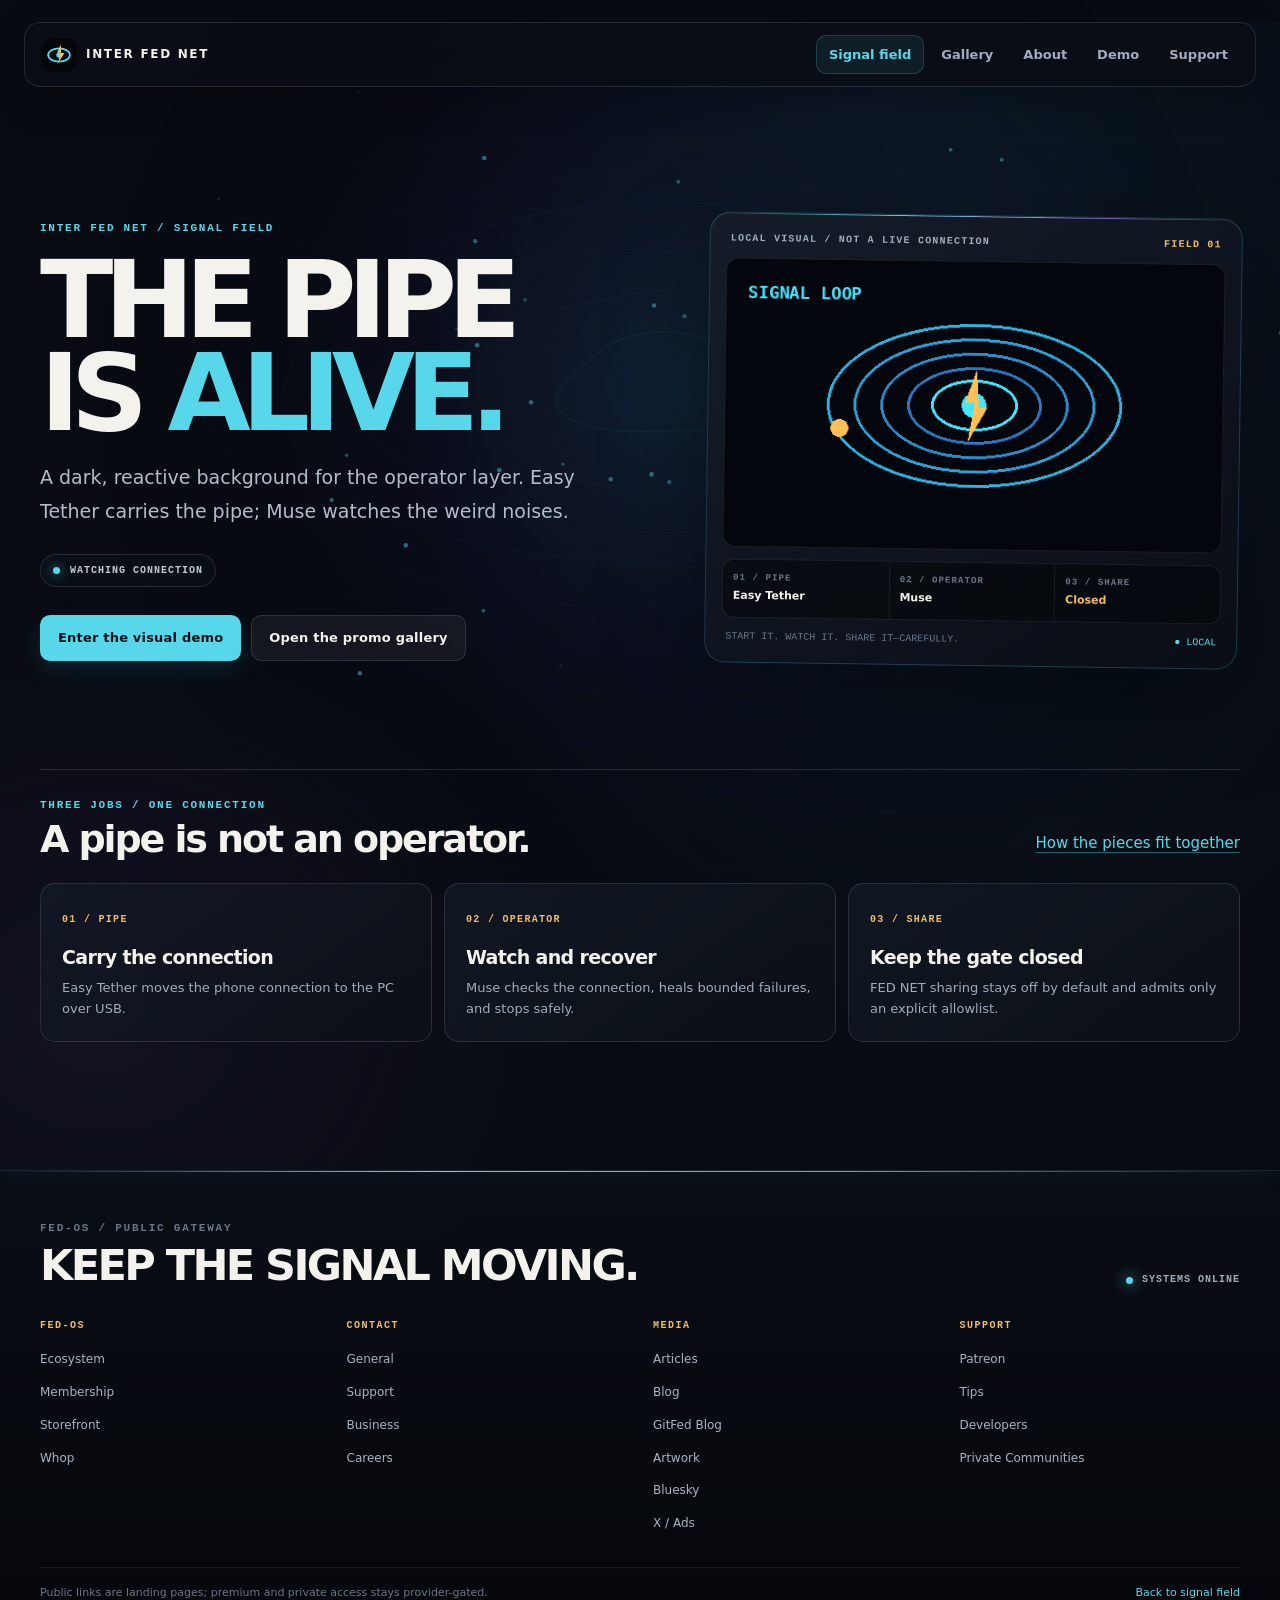
<file: index.html>
<!doctype html>
<html lang="en">
<head>
  <meta charset="utf-8">
  <meta name="viewport" content="width=device-width, initial-scale=1">
  <title>Inter FED NET — Dark Signal Field</title>
  <meta name="description" content="A dark reactive signal field for Inter FED NET: pipe, operator, and carefully controlled sharing.">
  <link rel="icon" href="favicon.svg" type="image/svg+xml">
  <link rel="stylesheet" href="styles.css">
</head>
<body>
  <canvas id="signal-field" aria-hidden="true"></canvas>
  <div class="grain" aria-hidden="true"></div>
  <header class="site-nav">
    <a class="brand" href="index.html"><img src="assets/logo-mark.svg" alt="FED NET signal symbol"><span>INTER FED NET</span></a>
    <nav aria-label="Primary navigation">
      <a href="index.html" aria-current="page">Signal field</a>
      <a href="gallery.html">Gallery</a>
      <a href="about.html">About</a>
      <a href="demo.html">Demo</a>
      <a href="donations.html">Support</a>
    </nav>
  </header>
  <main class="hud">
    <div class="hero-copy">
      <p class="eyebrow">INTER FED NET / SIGNAL FIELD</p>
      <h1>THE PIPE<br>IS <span>ALIVE.</span></h1>
      <p class="sub">A dark, reactive background for the operator layer. Easy Tether carries the pipe; Muse watches the weird noises.</p>
      <div class="status"><span class="dot" aria-hidden="true"></span><span id="status-text">WATCHING CONNECTION</span></div>
      <div class="hero-actions">
        <a class="button" href="demo.html">Enter the visual demo</a>
        <a class="button secondary" href="gallery.html">Open the promo gallery</a>
      </div>
    </div>
    <aside class="signal-console" aria-label="Local signal-field preview">
      <div class="console-top"><span>LOCAL VISUAL / NOT A LIVE CONNECTION</span><span class="console-index">FIELD 01</span></div>
      <img class="console-art" src="assets/signal-loop.gif" alt="Animated orbital signal loop around the Inter FED NET mark">
      <div class="console-readout" aria-label="Three roles in the Inter FED NET system">
        <div><b>01 / PIPE</b><span>Easy Tether</span></div>
        <div><b>02 / OPERATOR</b><span>Muse</span></div>
        <div><b>03 / SHARE</b><span>Closed</span></div>
      </div>
      <div class="console-bottom"><span>START IT. WATCH IT. SHARE IT—CAREFULLY.</span><span>● LOCAL</span></div>
    </aside>
  </main>
  <section class="home-flow" aria-labelledby="flow-title">
    <div class="flow-heading">
      <div><p class="eyebrow">THREE JOBS / ONE CONNECTION</p><h2 id="flow-title">A pipe is not an operator.</h2></div>
      <a class="text-link" href="about.html">How the pieces fit together</a>
    </div>
    <div class="flow-grid">
      <article class="flow-card"><b>01 / PIPE</b><h3>Carry the connection</h3><p>Easy Tether moves the phone connection to the PC over USB.</p></article>
      <article class="flow-card"><b>02 / OPERATOR</b><h3>Watch and recover</h3><p>Muse checks the connection, heals bounded failures, and stops safely.</p></article>
      <article class="flow-card"><b>03 / SHARE</b><h3>Keep the gate closed</h3><p>FED NET sharing stays off by default and admits only an explicit allowlist.</p></article>
    </div>
  </section>
  <footer class="fed-footer">
    <div class="footer-scanline" aria-hidden="true"></div>
    <div class="footer-head">
      <div><p class="eyebrow">FED-OS / PUBLIC GATEWAY</p><h2>KEEP THE SIGNAL MOVING.</h2></div>
      <span class="footer-pulse"><i></i> SYSTEMS ONLINE</span>
    </div>
    <div class="footer-grid">
      <section><h3>FED-OS</h3><a class="footer-button" href="https://www.fedpromptly.org" target="_blank" rel="noreferrer noopener">Ecosystem</a><a class="footer-button" href="https://www.fedpromptly.com/aid" target="_blank" rel="noreferrer noopener">Membership</a><a class="footer-button" href="https://www.jabburr.com/fed-os" target="_blank" rel="noreferrer noopener">Storefront</a><a class="footer-button" href="https://whop.com/fedpromptly/" target="_blank" rel="noreferrer noopener">Whop</a></section>
      <section><h3>CONTACT</h3><a class="footer-button" href="mailto:contact@fedpromptly.com">General</a><a class="footer-button" href="mailto:support@fedpromptly.com">Support</a><a class="footer-button" href="mailto:business@fedpromptly.com">Business</a><a class="footer-button" href="mailto:careers@fedpromptly.com">Careers</a></section>
      <section><h3>MEDIA</h3><a class="footer-button" href="https://substack.com/@fedpromptly" target="_blank" rel="noreferrer noopener">Articles</a><a class="footer-button" href="https://fedpromptly.wordpress.com/" target="_blank" rel="noreferrer noopener">Blog</a><a class="footer-button" href="https://gitfed.substack.com/" target="_blank" rel="noreferrer noopener">GitFed Blog</a><a class="footer-button" href="https://www.deviantart.com/fedpromptly" target="_blank" rel="noreferrer noopener">Artwork</a><a class="footer-button" href="https://bsky.app/profile/fed-os.bsky.social" target="_blank" rel="noreferrer noopener">Bluesky</a><a class="footer-button" href="https://x.com/Fedpromptly" target="_blank" rel="noreferrer noopener">X / Ads</a></section>
      <section><h3>SUPPORT</h3><a class="footer-button" href="https://www.patreon.com/c/FEDpromptly" target="_blank" rel="noreferrer noopener">Patreon</a><a class="footer-button" href="https://buymeacoffee.com/fedpromptly" target="_blank" rel="noreferrer noopener">Tips</a><a class="footer-button" href="https://discord.gg/Jm4XStx4Pf" target="_blank" rel="noreferrer noopener">Developers</a><a class="footer-button" href="private-communities.html">Private Communities</a></section>
    </div>
    <div class="footer-bottom"><span>Public links are landing pages; premium and private access stays provider-gated.</span><a href="index.html">Back to signal field</a></div>
  </footer>
  <script src="script.js"></script>
</body>
</html>
</file>
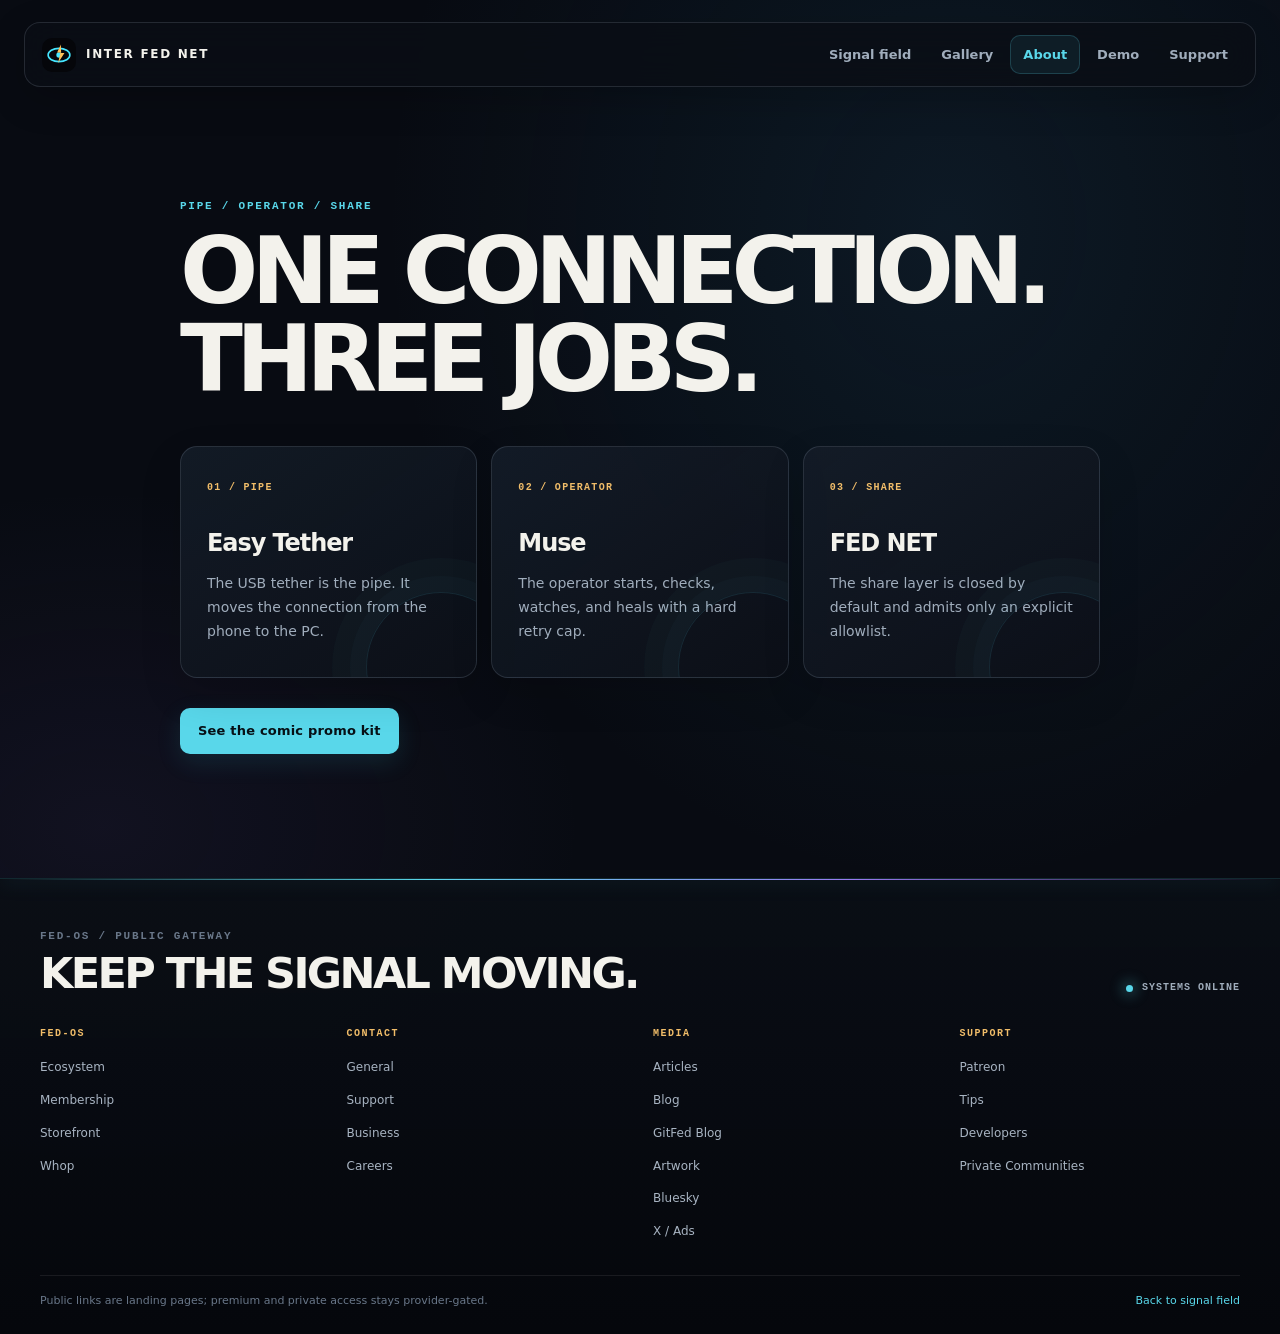
<file: about.html>
<!doctype html><html lang="en"><head><meta charset="utf-8"><meta name="viewport" content="width=device-width,initial-scale=1"><title>FED NET — About</title><link rel="icon" href="favicon.svg" type="image/svg+xml"><link rel="stylesheet" href="styles.css"></head><body class="page"><header class="site-nav"><a class="brand" href="index.html"><img src="assets/logo-mark.svg" alt="FED NET signal symbol"><span>INTER FED NET</span></a><nav><a href="index.html">Signal field</a><a href="gallery.html">Gallery</a><a href="about.html" aria-current="page">About</a><a href="demo.html">Demo</a><a href="donations.html">Support</a></nav></header><main class="page-shell narrow"><p class="eyebrow">PIPE / OPERATOR / SHARE</p><h1>ONE CONNECTION. THREE JOBS.</h1><section class="cards"><article><b>01 / PIPE</b><h2>Easy Tether</h2><p>The USB tether is the pipe. It moves the connection from the phone to the PC.</p></article><article><b>02 / OPERATOR</b><h2>Muse</h2><p>The operator starts, checks, watches, and heals with a hard retry cap.</p></article><article><b>03 / SHARE</b><h2>FED NET</h2><p>The share layer is closed by default and admits only an explicit allowlist.</p></article></section><a class="button" href="gallery.html">See the comic promo kit</a></main><footer class="fed-footer">
  <div class="footer-scanline" aria-hidden="true"></div>
  <div class="footer-head">
    <div><p class="eyebrow">FED-OS / PUBLIC GATEWAY</p><h2>KEEP THE SIGNAL MOVING.</h2></div>
    <span class="footer-pulse"><i></i> SYSTEMS ONLINE</span>
  </div>
  <div class="footer-grid">
    <section><h3>FED-OS</h3><a class="footer-button" href="https://www.fedpromptly.org" target="_blank" rel="noreferrer noopener">Ecosystem</a><a class="footer-button" href="https://www.fedpromptly.com/aid" target="_blank" rel="noreferrer noopener">Membership</a><a class="footer-button" href="https://www.jabburr.com/fed-os" target="_blank" rel="noreferrer noopener">Storefront</a><a class="footer-button" href="https://whop.com/fedpromptly/" target="_blank" rel="noreferrer noopener">Whop</a></section>
    <section><h3>CONTACT</h3><a class="footer-button" href="mailto:contact@fedpromptly.com">General</a><a class="footer-button" href="mailto:support@fedpromptly.com">Support</a><a class="footer-button" href="mailto:business@fedpromptly.com">Business</a><a class="footer-button" href="mailto:careers@fedpromptly.com">Careers</a></section>
    <section><h3>MEDIA</h3><a class="footer-button" href="https://substack.com/@fedpromptly" target="_blank" rel="noreferrer noopener">Articles</a><a class="footer-button" href="https://fedpromptly.wordpress.com/" target="_blank" rel="noreferrer noopener">Blog</a><a class="footer-button" href="https://gitfed.substack.com/" target="_blank" rel="noreferrer noopener">GitFed Blog</a><a class="footer-button" href="https://www.deviantart.com/fedpromptly" target="_blank" rel="noreferrer noopener">Artwork</a><a class="footer-button" href="https://bsky.app/profile/fed-os.bsky.social" target="_blank" rel="noreferrer noopener">Bluesky</a><a class="footer-button" href="https://x.com/Fedpromptly" target="_blank" rel="noreferrer noopener">X / Ads</a></section>
    <section><h3>SUPPORT</h3><a class="footer-button" href="https://www.patreon.com/c/FEDpromptly" target="_blank" rel="noreferrer noopener">Patreon</a><a class="footer-button" href="https://buymeacoffee.com/fedpromptly" target="_blank" rel="noreferrer noopener">Tips</a><a class="footer-button" href="https://discord.gg/Jm4XStx4Pf" target="_blank" rel="noreferrer noopener">Developers</a><a class="footer-button" href="private-communities.html">Private Communities</a></section>
  </div>
  <div class="footer-bottom"><span>Public links are landing pages; premium and private access stays provider-gated.</span><a href="index.html">Back to signal field</a></div>
</footer></body></html>
</file>
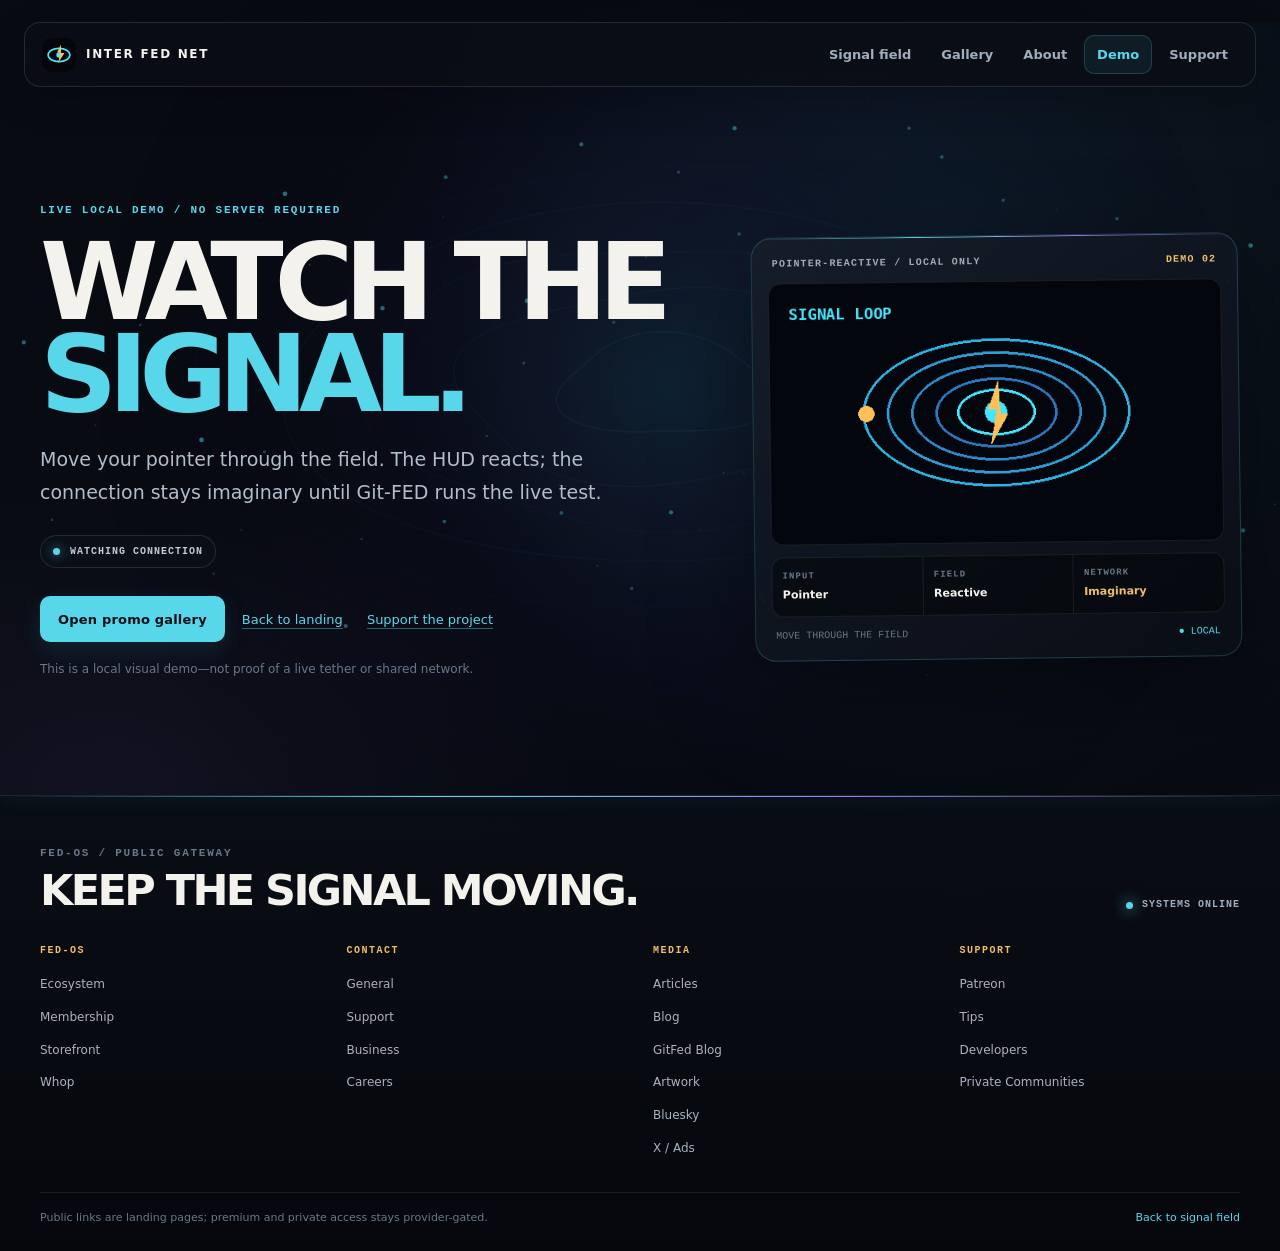
<file: demo.html>
<!doctype html>
<html lang="en">
<head>
  <meta charset="utf-8">
  <meta name="viewport" content="width=device-width, initial-scale=1">
  <title>FED NET — Demo</title>
  <meta name="description" content="Move through the Inter FED NET local signal-field demo.">
  <link rel="icon" href="favicon.svg" type="image/svg+xml">
  <link rel="stylesheet" href="styles.css">
</head>
<body>
  <canvas id="signal-field" aria-hidden="true"></canvas>
  <div class="grain" aria-hidden="true"></div>
  <header class="site-nav">
    <a class="brand" href="index.html"><img src="assets/logo-mark.svg" alt="FED NET signal symbol"><span>INTER FED NET</span></a>
    <nav aria-label="Primary navigation">
      <a href="index.html">Signal field</a>
      <a href="gallery.html">Gallery</a>
      <a href="about.html">About</a>
      <a href="demo.html" aria-current="page">Demo</a>
      <a href="donations.html">Support</a>
    </nav>
  </header>
  <main class="hud demo-hud">
    <div class="hero-copy">
      <p class="eyebrow">LIVE LOCAL DEMO / NO SERVER REQUIRED</p>
      <h1>WATCH THE <span>SIGNAL.</span></h1>
      <p class="sub">Move your pointer through the field. The HUD reacts; the connection stays imaginary until Git-FED runs the live test.</p>
      <div class="status"><span class="dot" aria-hidden="true"></span><span id="status-text">WATCHING CONNECTION</span></div>
      <div class="hero-actions">
        <a class="button" href="gallery.html">Open promo gallery</a>
        <a class="text-link" href="index.html">Back to landing</a>
        <a class="text-link" href="donations.html">Support the project</a>
      </div>
      <p class="demo-disclaimer">This is a local visual demo—not proof of a live tether or shared network.</p>
    </div>
    <aside class="signal-console" aria-label="Signal loop illustration">
      <div class="console-top"><span>POINTER-REACTIVE / LOCAL ONLY</span><span class="console-index">DEMO 02</span></div>
      <img class="console-art" src="assets/signal-loop.gif" alt="Animated signal loop with orbiting light around the FED NET symbol">
      <div class="console-readout">
        <div><b>INPUT</b><span>Pointer</span></div>
        <div><b>FIELD</b><span>Reactive</span></div>
        <div><b>NETWORK</b><span>Imaginary</span></div>
      </div>
      <div class="console-bottom"><span>MOVE THROUGH THE FIELD</span><span>● LOCAL</span></div>
    </aside>
  </main>
  <footer class="fed-footer">
    <div class="footer-scanline" aria-hidden="true"></div>
    <div class="footer-head">
      <div><p class="eyebrow">FED-OS / PUBLIC GATEWAY</p><h2>KEEP THE SIGNAL MOVING.</h2></div>
      <span class="footer-pulse"><i></i> SYSTEMS ONLINE</span>
    </div>
    <div class="footer-grid">
      <section><h3>FED-OS</h3><a class="footer-button" href="https://www.fedpromptly.org" target="_blank" rel="noreferrer noopener">Ecosystem</a><a class="footer-button" href="https://www.fedpromptly.com/aid" target="_blank" rel="noreferrer noopener">Membership</a><a class="footer-button" href="https://www.jabburr.com/fed-os" target="_blank" rel="noreferrer noopener">Storefront</a><a class="footer-button" href="https://whop.com/fedpromptly/" target="_blank" rel="noreferrer noopener">Whop</a></section>
      <section><h3>CONTACT</h3><a class="footer-button" href="mailto:contact@fedpromptly.com">General</a><a class="footer-button" href="mailto:support@fedpromptly.com">Support</a><a class="footer-button" href="mailto:business@fedpromptly.com">Business</a><a class="footer-button" href="mailto:careers@fedpromptly.com">Careers</a></section>
      <section><h3>MEDIA</h3><a class="footer-button" href="https://substack.com/@fedpromptly" target="_blank" rel="noreferrer noopener">Articles</a><a class="footer-button" href="https://fedpromptly.wordpress.com/" target="_blank" rel="noreferrer noopener">Blog</a><a class="footer-button" href="https://gitfed.substack.com/" target="_blank" rel="noreferrer noopener">GitFed Blog</a><a class="footer-button" href="https://www.deviantart.com/fedpromptly" target="_blank" rel="noreferrer noopener">Artwork</a><a class="footer-button" href="https://bsky.app/profile/fed-os.bsky.social" target="_blank" rel="noreferrer noopener">Bluesky</a><a class="footer-button" href="https://x.com/Fedpromptly" target="_blank" rel="noreferrer noopener">X / Ads</a></section>
      <section><h3>SUPPORT</h3><a class="footer-button" href="https://www.patreon.com/c/FEDpromptly" target="_blank" rel="noreferrer noopener">Patreon</a><a class="footer-button" href="https://buymeacoffee.com/fedpromptly" target="_blank" rel="noreferrer noopener">Tips</a><a class="footer-button" href="https://discord.gg/Jm4XStx4Pf" target="_blank" rel="noreferrer noopener">Developers</a><a class="footer-button" href="private-communities.html">Private Communities</a></section>
    </div>
    <div class="footer-bottom"><span>Public links are landing pages; premium and private access stays provider-gated.</span><a href="index.html">Back to signal field</a></div>
  </footer>
  <script src="script.js"></script>
</body>
</html>
</file>
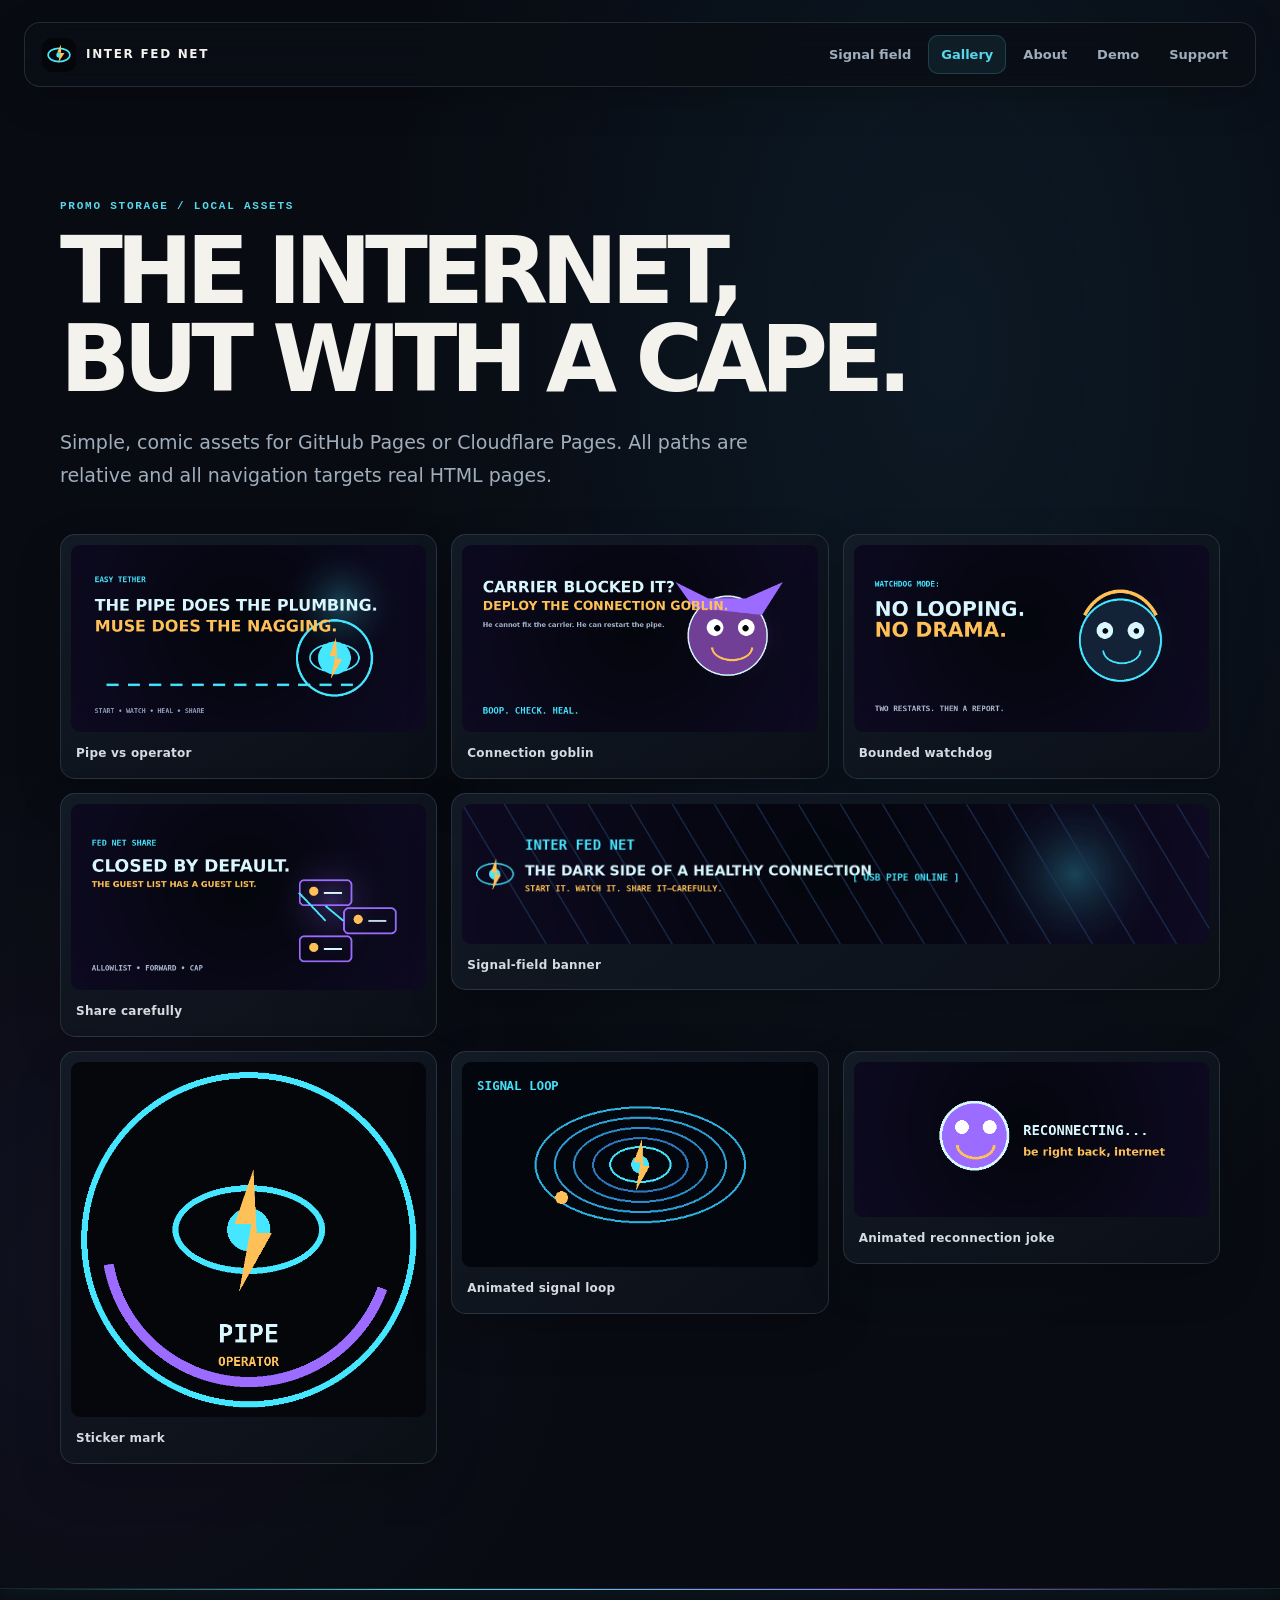
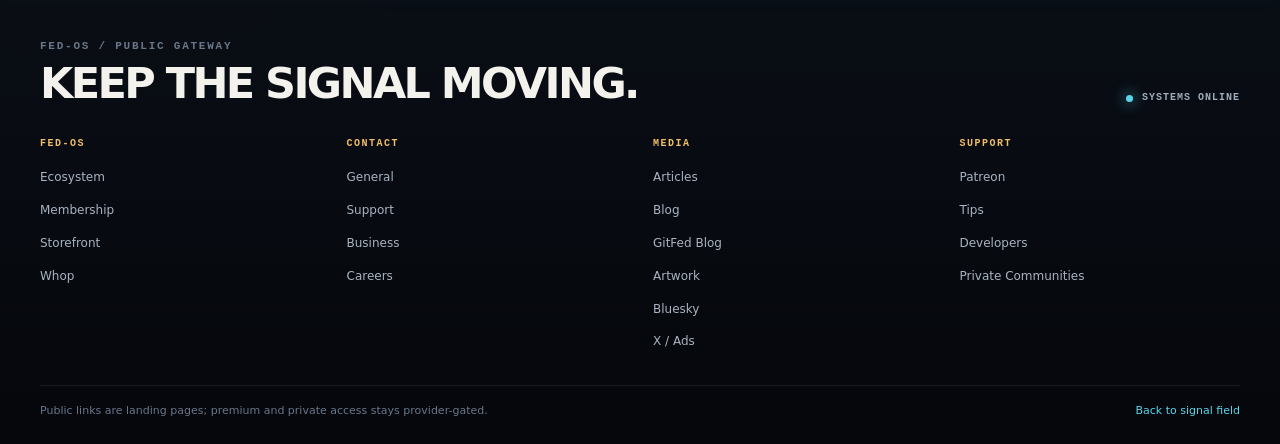
<file: gallery.html>
<!doctype html><html lang="en"><head><meta charset="utf-8"><meta name="viewport" content="width=device-width,initial-scale=1"><title>FED NET — Promo Gallery</title><link rel="icon" href="favicon.svg" type="image/svg+xml"><link rel="stylesheet" href="styles.css"></head><body class="page"><header class="site-nav"><a class="brand" href="index.html"><img src="assets/logo-mark.svg" alt="FED NET signal symbol"><span>INTER FED NET</span></a><nav><a href="index.html">Signal field</a><a href="gallery.html" aria-current="page">Gallery</a><a href="about.html">About</a><a href="demo.html">Demo</a><a href="donations.html">Support</a></nav></header><main class="page-shell"><p class="eyebrow">PROMO STORAGE / LOCAL ASSETS</p><h1>THE INTERNET, BUT WITH A CAPE.</h1><p class="lede">Simple, comic assets for GitHub Pages or Cloudflare Pages. All paths are relative and all navigation targets real HTML pages.</p><div class="gallery"><figure><img src="assets/promo-pipe-vs-operator.png" alt="Comic promo comparing Easy Tether pipe and Muse operator"><figcaption>Pipe vs operator</figcaption></figure><figure><img src="assets/promo-connection-goblin.png" alt="Comic connection goblin promotion"><figcaption>Connection goblin</figcaption></figure><figure><img src="assets/promo-watchdog.png" alt="Comic watchdog promotion"><figcaption>Bounded watchdog</figcaption></figure><figure><img src="assets/promo-closed-by-default.png" alt="Closed by default FED NET promotion"><figcaption>Share carefully</figcaption></figure><figure class="wide"><img src="assets/banner-signal-field.png" alt="Inter FED NET promotional banner"><figcaption>Signal-field banner</figcaption></figure><figure><img src="assets/sticker-pipe-operator.png" alt="Pipe operator sticker"><figcaption>Sticker mark</figcaption></figure><figure><img src="assets/signal-loop.gif" alt="Animated signal loop GIF"><figcaption>Animated signal loop</figcaption></figure><figure><img src="assets/reconnecting-goblin.gif" alt="Animated reconnecting goblin GIF"><figcaption>Animated reconnection joke</figcaption></figure></div></main><footer class="fed-footer">
  <div class="footer-scanline" aria-hidden="true"></div>
  <div class="footer-head">
    <div><p class="eyebrow">FED-OS / PUBLIC GATEWAY</p><h2>KEEP THE SIGNAL MOVING.</h2></div>
    <span class="footer-pulse"><i></i> SYSTEMS ONLINE</span>
  </div>
  <div class="footer-grid">
    <section><h3>FED-OS</h3><a class="footer-button" href="https://www.fedpromptly.org" target="_blank" rel="noreferrer noopener">Ecosystem</a><a class="footer-button" href="https://www.fedpromptly.com/aid" target="_blank" rel="noreferrer noopener">Membership</a><a class="footer-button" href="https://www.jabburr.com/fed-os" target="_blank" rel="noreferrer noopener">Storefront</a><a class="footer-button" href="https://whop.com/fedpromptly/" target="_blank" rel="noreferrer noopener">Whop</a></section>
    <section><h3>CONTACT</h3><a class="footer-button" href="mailto:contact@fedpromptly.com">General</a><a class="footer-button" href="mailto:support@fedpromptly.com">Support</a><a class="footer-button" href="mailto:business@fedpromptly.com">Business</a><a class="footer-button" href="mailto:careers@fedpromptly.com">Careers</a></section>
    <section><h3>MEDIA</h3><a class="footer-button" href="https://substack.com/@fedpromptly" target="_blank" rel="noreferrer noopener">Articles</a><a class="footer-button" href="https://fedpromptly.wordpress.com/" target="_blank" rel="noreferrer noopener">Blog</a><a class="footer-button" href="https://gitfed.substack.com/" target="_blank" rel="noreferrer noopener">GitFed Blog</a><a class="footer-button" href="https://www.deviantart.com/fedpromptly" target="_blank" rel="noreferrer noopener">Artwork</a><a class="footer-button" href="https://bsky.app/profile/fed-os.bsky.social" target="_blank" rel="noreferrer noopener">Bluesky</a><a class="footer-button" href="https://x.com/Fedpromptly" target="_blank" rel="noreferrer noopener">X / Ads</a></section>
    <section><h3>SUPPORT</h3><a class="footer-button" href="https://www.patreon.com/c/FEDpromptly" target="_blank" rel="noreferrer noopener">Patreon</a><a class="footer-button" href="https://buymeacoffee.com/fedpromptly" target="_blank" rel="noreferrer noopener">Tips</a><a class="footer-button" href="https://discord.gg/Jm4XStx4Pf" target="_blank" rel="noreferrer noopener">Developers</a><a class="footer-button" href="private-communities.html">Private Communities</a></section>
  </div>
  <div class="footer-bottom"><span>Public links are landing pages; premium and private access stays provider-gated.</span><a href="index.html">Back to signal field</a></div>
</footer></body></html>
</file>
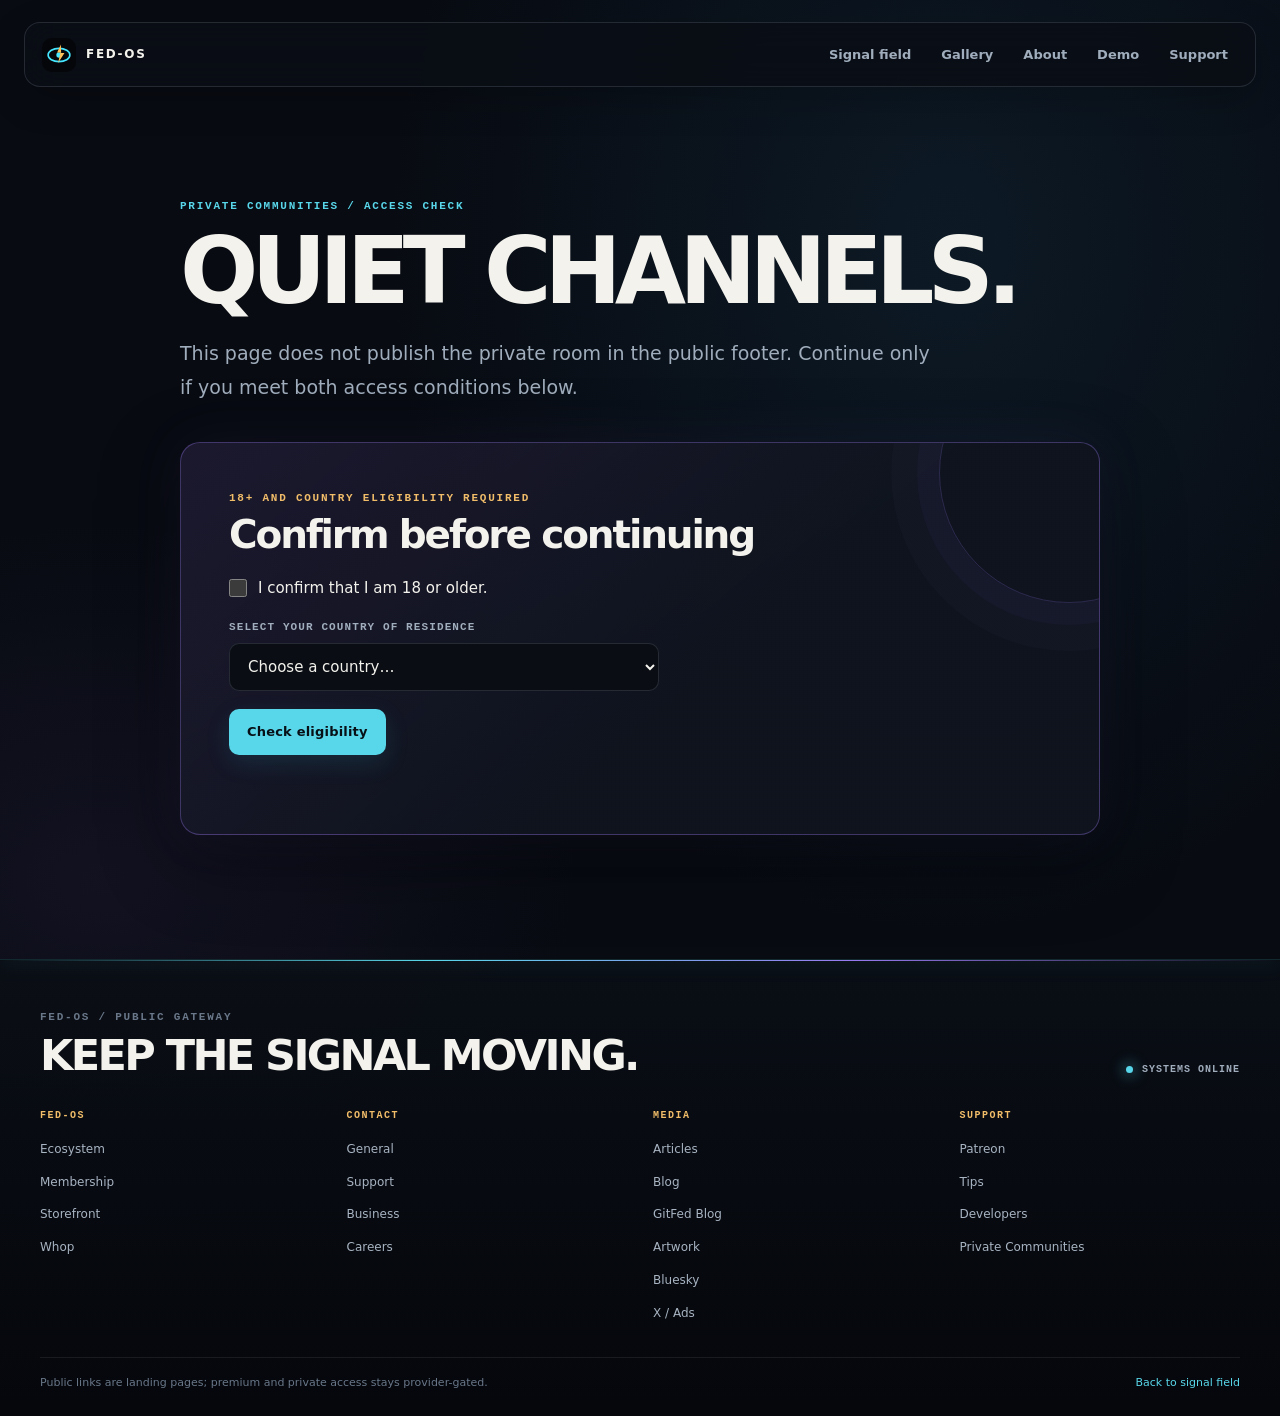
<file: private-communities.html>
<!doctype html>
<html lang="en">
<head>
  <meta charset="utf-8">
  <meta name="viewport" content="width=device-width, initial-scale=1">
  <title>FED-OS — Private Communities</title>
  <meta name="description" content="Age and country-gated private FED-OS community access.">
  <link rel="icon" href="favicon.svg" type="image/svg+xml">
  <link rel="stylesheet" href="styles.css">
</head>
<body class="page private-page">
  <header class="site-nav">
    <a class="brand" href="index.html"><img src="assets/logo-mark.svg" alt="FED NET signal symbol"><span>FED-OS</span></a>
    <nav aria-label="Primary navigation">
      <a href="index.html">Signal field</a>
      <a href="gallery.html">Gallery</a>
      <a href="about.html">About</a>
      <a href="demo.html">Demo</a>
      <a href="donations.html">Support</a>
    </nav>
  </header>
  <main class="page-shell narrow private-shell">
    <p class="eyebrow">PRIVATE COMMUNITIES / ACCESS CHECK</p>
    <h1>QUIET CHANNELS.</h1>
    <p class="lede">This page does not publish the private room in the public footer. Continue only if you meet both access conditions below.</p>
    <section class="private-gate" aria-labelledby="private-gate-title">
      <p class="panel-kicker">18+ AND COUNTRY ELIGIBILITY REQUIRED</p>
      <h2 id="private-gate-title">Confirm before continuing</h2>
      <label class="check-row"><input id="age-check" type="checkbox"> I confirm that I am 18 or older.</label>
      <label class="field-label" for="country-select">Select your country of residence</label>
      <select id="country-select">
        <option value="">Choose a country…</option>
        <option>Canada</option>
        <option>Switzerland</option>
        <option>Russia</option>
        <option>Iran</option>
        <option>Somalia</option>
        <option>Turkmenistan</option>
        <option value="ineligible">Another country</option>
      </select>
      <button id="private-reveal" class="button" type="button">Check eligibility</button>
      <p id="private-status" class="provider-status" role="status" aria-live="polite"></p>
      <div id="matrix-result" class="matrix-result" hidden>
        <p class="panel-kicker">ELIGIBILITY CONFIRMED</p>
        <p>Use the private Matrix room link below. Room access and moderation remain subject to the community's rules.</p>
        <a class="button secondary" href="https://matrix.to/#/#fed-os:matrix.org" target="_blank" rel="noreferrer noopener">Open Private Matrix</a>
      </div>
    </section>
  </main>
  <footer class="fed-footer">
  <div class="footer-scanline" aria-hidden="true"></div>
  <div class="footer-head">
    <div><p class="eyebrow">FED-OS / PUBLIC GATEWAY</p><h2>KEEP THE SIGNAL MOVING.</h2></div>
    <span class="footer-pulse"><i></i> SYSTEMS ONLINE</span>
  </div>
  <div class="footer-grid">
    <section><h3>FED-OS</h3><a class="footer-button" href="https://www.fedpromptly.org" target="_blank" rel="noreferrer noopener">Ecosystem</a><a class="footer-button" href="https://www.fedpromptly.com/aid" target="_blank" rel="noreferrer noopener">Membership</a><a class="footer-button" href="https://www.jabburr.com/fed-os" target="_blank" rel="noreferrer noopener">Storefront</a><a class="footer-button" href="https://whop.com/fedpromptly/" target="_blank" rel="noreferrer noopener">Whop</a></section>
    <section><h3>CONTACT</h3><a class="footer-button" href="mailto:contact@fedpromptly.com">General</a><a class="footer-button" href="mailto:support@fedpromptly.com">Support</a><a class="footer-button" href="mailto:business@fedpromptly.com">Business</a><a class="footer-button" href="mailto:careers@fedpromptly.com">Careers</a></section>
    <section><h3>MEDIA</h3><a class="footer-button" href="https://substack.com/@fedpromptly" target="_blank" rel="noreferrer noopener">Articles</a><a class="footer-button" href="https://fedpromptly.wordpress.com/" target="_blank" rel="noreferrer noopener">Blog</a><a class="footer-button" href="https://gitfed.substack.com/" target="_blank" rel="noreferrer noopener">GitFed Blog</a><a class="footer-button" href="https://www.deviantart.com/fedpromptly" target="_blank" rel="noreferrer noopener">Artwork</a><a class="footer-button" href="https://bsky.app/profile/fed-os.bsky.social" target="_blank" rel="noreferrer noopener">Bluesky</a><a class="footer-button" href="https://x.com/Fedpromptly" target="_blank" rel="noreferrer noopener">X / Ads</a></section>
    <section><h3>SUPPORT</h3><a class="footer-button" href="https://www.patreon.com/c/FEDpromptly" target="_blank" rel="noreferrer noopener">Patreon</a><a class="footer-button" href="https://buymeacoffee.com/fedpromptly" target="_blank" rel="noreferrer noopener">Tips</a><a class="footer-button" href="https://discord.gg/Jm4XStx4Pf" target="_blank" rel="noreferrer noopener">Developers</a><a class="footer-button" href="private-communities.html">Private Communities</a></section>
  </div>
  <div class="footer-bottom"><span>Public links are landing pages; premium and private access stays provider-gated.</span><a href="index.html">Back to signal field</a></div>
</footer>
  <script src="private-communities.js"></script>
</body>
</html>
</file>
<file: styles.css>
/* Inter FED NET — a quiet control-room interface */
:root {
  color-scheme: dark;
  --night: #080b12;
  --panel: #101620;
  --panel-raised: #151d29;
  --ink: #f3f2ec;
  --muted: #a0adbc;
  --dim: #697789;
  --cyan: #59d7ea;
  --gold: #f1bd69;
  --violet: #9879ef;
  --line: rgba(184, 207, 224, .15);
  --line-bright: rgba(89, 215, 234, .34);
  --radius: 18px;
  --shadow: 0 24px 80px rgba(0, 0, 0, .34);
  font-family: Inter, ui-sans-serif, system-ui, -apple-system, BlinkMacSystemFont, "Segoe UI", sans-serif;
}

*, *::before, *::after { box-sizing: border-box; }
html { min-width: 320px; scroll-behavior: smooth; background: var(--night); }
body {
  min-width: 320px;
  min-height: 100vh;
  margin: 0;
  overflow-x: hidden;
  color: var(--ink);
  background:
    radial-gradient(ellipse at 74% 17%, rgba(33, 91, 124, .18), transparent 35rem),
    radial-gradient(ellipse at 8% 62%, rgba(98, 70, 150, .11), transparent 30rem),
    var(--night);
  font-size: 15px;
  line-height: 1.65;
  -webkit-font-smoothing: antialiased;
  text-rendering: optimizeLegibility;
}
body.page { display: flex; flex-direction: column; }
[hidden] { display: none !important; }
a { color: inherit; }
button, select { font: inherit; }
button { color: inherit; }
:focus-visible { outline: 2px solid var(--gold); outline-offset: 4px; }
::selection { color: var(--night); background: var(--cyan); }

#signal-field {
  position: fixed;
  z-index: 0;
  inset: 0;
  display: block;
  width: 100%;
  height: 100%;
  opacity: .56;
  pointer-events: none;
}
.grain {
  position: fixed;
  z-index: 0;
  inset: 0;
  pointer-events: none;
  opacity: .12;
  background-image: repeating-linear-gradient(0deg, transparent 0 3px, rgba(255,255,255,.024) 4px);
  mask-image: linear-gradient(to bottom, black, transparent 86%);
}

/* Shared navigation */
.site-nav {
  position: relative;
  z-index: 5;
  display: flex;
  align-items: center;
  justify-content: space-between;
  gap: 24px;
  width: min(1240px, calc(100% - 48px));
  margin: 22px auto 0;
  padding: 12px 14px 12px 17px;
  border: 1px solid var(--line);
  border-radius: 16px;
  background: rgba(10, 14, 21, .82);
  box-shadow: 0 12px 38px rgba(0, 0, 0, .2);
  backdrop-filter: blur(18px);
}
.brand {
  display: inline-flex;
  flex: 0 0 auto;
  align-items: center;
  gap: 10px;
  color: var(--ink);
  text-decoration: none;
  font-size: 12px;
  font-weight: 800;
  letter-spacing: .14em;
  white-space: nowrap;
}
.brand img { display: block; width: 34px; height: 34px; border-radius: 10px; }
.site-nav nav {
  display: flex;
  align-items: center;
  justify-content: flex-end;
  gap: 4px;
  min-width: 0;
}
.site-nav nav a {
  display: inline-flex;
  align-items: center;
  justify-content: center;
  min-height: 38px;
  padding: 8px 12px;
  border: 1px solid transparent;
  border-radius: 10px;
  color: var(--muted);
  text-decoration: none;
  font-size: 13px;
  font-weight: 600;
  transition: color .18s ease, border-color .18s ease, background .18s ease;
}
.site-nav nav a:hover { color: var(--ink); background: rgba(255,255,255,.045); }
.site-nav nav a[aria-current="page"] { color: var(--cyan); border-color: rgba(89,215,234,.2); background: rgba(89,215,234,.075); }

/* Shared editorial page frame */
.page-shell {
  position: relative;
  z-index: 1;
  width: min(1160px, calc(100% - 48px));
  margin: 0 auto;
  padding: clamp(64px, 9vw, 112px) 0 clamp(76px, 10vw, 124px);
  flex: 1 0 auto;
}
.page-shell.narrow { width: min(920px, calc(100% - 48px)); }
.page-shell h1 {
  max-width: 1000px;
  margin: 12px 0 22px;
  font-size: clamp(2.6rem, 7.2vw, 6rem);
  font-weight: 850;
  line-height: .96;
  letter-spacing: -.075em;
  text-wrap: balance;
}
.eyebrow, .panel-kicker {
  margin: 0;
  color: var(--cyan);
  font: 700 11px/1.4 ui-monospace, SFMono-Regular, Menlo, Consolas, monospace;
  letter-spacing: .16em;
  text-transform: uppercase;
}
.lede {
  max-width: 760px;
  margin: 0;
  color: var(--muted);
  font-size: clamp(16px, 2vw, 19px);
  line-height: 1.75;
}
.text-link { color: var(--cyan); text-decoration-color: rgba(89,215,234,.42); text-underline-offset: 4px; }
.text-link:hover { color: var(--ink); text-decoration-color: currentColor; }

/* Buttons and common interactive states */
.button {
  display: inline-flex;
  align-items: center;
  justify-content: center;
  min-height: 46px;
  padding: 11px 17px;
  border: 1px solid rgba(89,215,234,.42);
  border-radius: 10px;
  color: #071016;
  background: var(--cyan);
  box-shadow: 0 8px 24px rgba(42, 175, 198, .14);
  text-decoration: none;
  font-size: 13px;
  font-weight: 800;
  letter-spacing: .015em;
  line-height: 1.2;
  cursor: pointer;
  transition: transform .18s ease, filter .18s ease, border-color .18s ease, background .18s ease;
}
.button:hover { filter: brightness(1.08); transform: translateY(-2px); }
.button:active { transform: translateY(0); }
.button.secondary {
  border-color: var(--line);
  color: var(--ink);
  background: rgba(255,255,255,.055);
  box-shadow: none;
}
.button.secondary:hover { border-color: var(--line-bright); background: rgba(89,215,234,.09); }

/* Landing page: orbital signal console */
.hud {
  position: relative;
  z-index: 1;
  display: grid;
  grid-template-columns: minmax(0, 1.04fr) minmax(340px, .96fr);
  align-items: center;
  gap: clamp(40px, 7vw, 96px);
  width: min(1200px, calc(100% - 48px));
  margin: 0 auto;
  padding: clamp(76px, 10vw, 132px) 0 clamp(74px, 8vw, 104px);
}
.hero-copy { max-width: 690px; }
.hud h1 {
  max-width: 750px;
  margin: 18px 0 22px;
  font-size: clamp(3.5rem, 8.4vw, 7.7rem);
  font-weight: 900;
  line-height: .86;
  letter-spacing: -.085em;
  text-wrap: balance;
}
.hud h1 span { color: var(--cyan); }
.sub {
  max-width: 590px;
  margin: 0;
  color: #b1bdca;
  font-size: clamp(16px, 1.8vw, 19px);
  line-height: 1.75;
}
.status {
  display: inline-flex;
  align-items: center;
  gap: 10px;
  margin: 26px 0 8px;
  padding: 9px 12px;
  border: 1px solid var(--line);
  border-radius: 999px;
  color: #c1cbd5;
  background: rgba(11, 17, 25, .7);
  font: 700 10px/1.3 ui-monospace, SFMono-Regular, Menlo, Consolas, monospace;
  letter-spacing: .1em;
}
.status .dot { width: 7px; height: 7px; flex: 0 0 auto; border-radius: 50%; background: var(--cyan); box-shadow: 0 0 12px rgba(89,215,234,.8); animation: pulse 1.8s ease-in-out infinite; }
.hero-actions { display: flex; flex-wrap: wrap; gap: 10px; margin-top: 20px; }
.signal-console {
  position: relative;
  overflow: hidden;
  padding: 16px;
  border: 1px solid rgba(89,215,234,.2);
  border-radius: 21px;
  background: linear-gradient(145deg, rgba(21,29,41,.96), rgba(10,14,22,.96));
  box-shadow: 0 34px 100px rgba(0,0,0,.38), inset 0 1px 0 rgba(255,255,255,.045);
  transform: rotate(.8deg);
}
.signal-console::before {
  position: absolute;
  inset: 0 0 auto;
  height: 1px;
  background: linear-gradient(90deg, transparent, var(--cyan), var(--violet), transparent);
  content: "";
}
.console-top, .console-bottom { display: flex; align-items: center; justify-content: space-between; gap: 14px; }
.console-top { padding: 3px 4px 13px; color: var(--muted); font: 700 10px/1.3 ui-monospace, monospace; letter-spacing: .12em; }
.console-index { color: var(--gold); }
.console-art { display: block; width: 100%; height: auto; border: 1px solid rgba(255,255,255,.08); border-radius: 13px; background: #05070d; }
.console-readout { display: grid; grid-template-columns: repeat(3, minmax(0, 1fr)); margin-top: 12px; border: 1px solid rgba(255,255,255,.075); border-radius: 12px; background: rgba(4,7,12,.58); }
.console-readout div { min-width: 0; padding: 12px 10px; }
.console-readout div + div { border-left: 1px solid rgba(255,255,255,.075); }
.console-readout b { display: block; margin-bottom: 3px; color: var(--dim); font: 700 9px/1.4 ui-monospace, monospace; letter-spacing: .12em; }
.console-readout span { display: block; overflow: hidden; color: var(--ink); font-size: 11px; font-weight: 700; text-overflow: ellipsis; white-space: nowrap; }
.console-readout div:last-child span { color: var(--gold); }
.console-bottom { padding: 12px 4px 1px; color: var(--dim); font: 10px/1.45 ui-monospace, monospace; }
.console-bottom span:last-child { color: var(--cyan); }
.home-flow {
  position: relative;
  z-index: 1;
  width: min(1200px, calc(100% - 48px));
  margin: 0 auto clamp(82px, 10vw, 128px);
  padding-top: 28px;
  border-top: 1px solid var(--line);
}
.flow-heading { display: flex; align-items: end; justify-content: space-between; gap: 20px; margin-bottom: 23px; }
.flow-heading h2 { margin: 7px 0 0; font-size: clamp(24px, 3.5vw, 38px); line-height: 1.05; letter-spacing: -.055em; }
.flow-heading a { margin-bottom: 4px; white-space: nowrap; }
.flow-grid { display: grid; grid-template-columns: repeat(3, minmax(0, 1fr)); gap: 12px; }
.flow-card {
  min-height: 150px;
  padding: 21px;
  border: 1px solid var(--line);
  border-radius: 15px;
  background: linear-gradient(145deg, rgba(19,26,37,.82), rgba(12,16,24,.82));
  transition: transform .2s ease, border-color .2s ease, background .2s ease;
}
.flow-card:hover { border-color: var(--line-bright); background: rgba(19,29,40,.94); transform: translateY(-3px); }
.flow-card b { color: var(--gold); font: 700 10px/1.4 ui-monospace, monospace; letter-spacing: .13em; }
.flow-card h3 { margin: 12px 0 5px; font-size: 19px; letter-spacing: -.035em; }
.flow-card p { margin: 0; color: var(--muted); font-size: 13px; line-height: 1.6; }

/* About page */
.cards { display: grid; grid-template-columns: repeat(3, minmax(0, 1fr)); gap: 14px; margin: 42px 0 30px; }
.cards article {
  position: relative;
  min-height: 232px;
  padding: 26px;
  overflow: hidden;
  border: 1px solid var(--line);
  border-radius: 17px;
  background: linear-gradient(145deg, rgba(20,28,40,.9), rgba(12,16,24,.88));
  box-shadow: 0 16px 42px rgba(0,0,0,.14);
  transition: transform .2s ease, border-color .2s ease;
}
.cards article:hover { border-color: var(--line-bright); transform: translateY(-4px); }
.cards article::after { position: absolute; right: -40px; bottom: -65px; width: 150px; height: 150px; border: 1px solid rgba(89,215,234,.12); border-radius: 50%; box-shadow: 0 0 0 16px rgba(89,215,234,.025), 0 0 0 34px rgba(89,215,234,.02); content: ""; }
.cards article b { color: var(--gold); font: 700 10px/1.4 ui-monospace, monospace; letter-spacing: .13em; }
.cards article h2 { margin: 26px 0 9px; font-size: 24px; letter-spacing: -.045em; }
.cards article p { max-width: 310px; margin: 0; color: var(--muted); font-size: 14px; line-height: 1.7; }

/* Gallery */
.gallery { display: grid; grid-template-columns: repeat(3, minmax(0, 1fr)); gap: 14px; margin-top: 42px; align-items: start; }
.gallery figure {
  min-width: 0;
  margin: 0;
  padding: 10px;
  overflow: hidden;
  border: 1px solid var(--line);
  border-radius: 15px;
  background: linear-gradient(145deg, rgba(20,28,40,.9), rgba(12,16,24,.92));
  box-shadow: 0 18px 46px rgba(0,0,0,.18);
  transition: transform .22s ease, border-color .22s ease, box-shadow .22s ease;
}
.gallery figure:hover { border-color: rgba(89,215,234,.35); box-shadow: 0 24px 56px rgba(0,0,0,.3); transform: translateY(-4px); }
.gallery figure.wide { grid-column: span 2; }
.gallery img { display: block; width: 100%; height: auto; border-radius: 9px; background: #05070c; }
.gallery figcaption { padding: 12px 5px 4px; color: #d4dbe1; font-size: 12px; font-weight: 700; letter-spacing: .02em; }

/* Interactive demo */
.demo-hud { grid-template-columns: minmax(0, 1fr) minmax(320px, .78fr); padding-top: clamp(72px, 9vw, 116px); }
.demo-hud .hero-copy { max-width: 670px; }
.demo-hud .signal-console { transform: rotate(-.7deg); }
.demo-hud .hero-actions .text-link { display: inline-flex; align-items: center; padding: 10px 7px; font-size: 13px; }
.demo-disclaimer { margin-top: 18px; color: var(--dim); font-size: 12px; }

/* Support age gate and provider tabs */
.support-shell { max-width: 1040px; }
.donations-page .page-shell h1 { max-width: 800px; }
.age-gate {
  display: grid;
  grid-template-columns: 144px minmax(0, 1fr);
  align-items: center;
  gap: clamp(22px, 5vw, 48px);
  margin-top: 42px;
  padding: clamp(24px, 5vw, 44px);
  border: 1px solid rgba(241,189,105,.25);
  border-radius: 20px;
  background: linear-gradient(120deg, rgba(43,34,25,.55), rgba(17,23,33,.94) 44%);
  box-shadow: var(--shadow);
}
.gate-symbol {
  display: grid;
  place-items: center;
  width: 136px;
  aspect-ratio: 1;
  border: 1px solid rgba(241,189,105,.36);
  border-radius: 50%;
  color: var(--gold);
  background: radial-gradient(circle, rgba(241,189,105,.15), rgba(241,189,105,.025) 66%);
  box-shadow: 0 0 0 12px rgba(241,189,105,.025), 0 0 48px rgba(241,189,105,.08);
  font: 800 31px/1 ui-monospace, monospace;
  letter-spacing: -.08em;
}
.age-gate h2 { margin: 8px 0 10px; font-size: clamp(24px, 4vw, 36px); line-height: 1.1; letter-spacing: -.055em; }
.age-gate p:not(.eyebrow) { max-width: 660px; margin: 0 0 20px; color: var(--muted); }
.age-gate .button + .button { margin-left: 8px; }
.support-content { margin-top: 28px; }
.support-note { margin-bottom: 18px; padding: 14px 16px; border-left: 2px solid var(--gold); border-radius: 0 10px 10px 0; color: var(--muted); background: rgba(241,189,105,.07); font-size: 13px; }
.support-note strong { color: var(--ink); }
.support-tabs { display: flex; gap: 8px; overflow-x: auto; padding: 0 0 8px; scrollbar-color: #526173 transparent; }
.support-tab {
  flex: 0 0 auto;
  min-height: 42px;
  padding: 9px 14px;
  border: 1px solid var(--line);
  border-radius: 10px;
  color: var(--muted);
  background: rgba(255,255,255,.035);
  font-size: 12px;
  font-weight: 700;
  cursor: pointer;
  transition: color .18s ease, border-color .18s ease, background .18s ease;
}
.support-tab:hover { color: var(--ink); border-color: var(--line-bright); }
.support-tab.is-active { color: var(--night); border-color: var(--cyan); background: var(--cyan); }
.support-panel {
  margin-top: 12px;
  padding: clamp(22px, 5vw, 38px);
  border: 1px solid var(--line);
  border-radius: 17px;
  background: linear-gradient(145deg, rgba(20,28,40,.94), rgba(12,16,24,.94));
  box-shadow: var(--shadow);
}
.support-panel h2 { margin: 8px 0 8px; font-size: clamp(24px, 4vw, 34px); letter-spacing: -.05em; }
.support-panel > p:not(.panel-kicker):not(.provider-status) { max-width: 680px; margin: 0 0 22px; color: var(--muted); }
.panel-kicker { color: var(--gold); }
.provider-box { display: grid; place-items: center; min-height: 112px; padding: 20px; border: 1px solid rgba(255,255,255,.08); border-radius: 12px; background: rgba(4,7,12,.58); }
.provider-loading, .provider-status { color: var(--muted); font-size: 13px; }
.provider-status { min-height: 1.5em; margin: 12px 0 0; }
.sponsor-box { display: block; overflow: hidden; }
.gh-sponsor-card { width: min(100%, 600px); margin: auto; }
.gh-sponsor-card iframe { display: block; width: 100%; max-width: 600px; border: 0; }
.payment-image { display: block; width: min(100%, 310px); height: auto; }
.crypto-button { width: min(100%, 270px); }
#stripe-provider-box stripe-buy-button { max-width: 100%; }

/* Private access check */
.private-shell { max-width: 960px; }
.private-gate {
  position: relative;
  margin-top: 38px;
  padding: clamp(24px, 5vw, 48px);
  overflow: hidden;
  border: 1px solid rgba(152,121,239,.34);
  border-radius: 20px;
  background: linear-gradient(140deg, rgba(34,29,55,.78), rgba(15,20,30,.96) 58%);
  box-shadow: var(--shadow), 0 0 54px rgba(152,121,239,.07);
}
.private-gate::after { position: absolute; top: -100px; right: -100px; width: 260px; height: 260px; border: 1px solid rgba(152,121,239,.22); border-radius: 50%; box-shadow: 0 0 0 22px rgba(152,121,239,.035), 0 0 0 48px rgba(152,121,239,.025); content: ""; pointer-events: none; }
.private-gate h2 { margin: 8px 0 18px; font-size: clamp(26px, 4vw, 39px); line-height: 1.1; letter-spacing: -.055em; }
.check-row { position: relative; z-index: 1; display: flex; align-items: flex-start; gap: 11px; margin: 20px 0; color: var(--ink); line-height: 1.5; cursor: pointer; }
.check-row input { width: 18px; height: 18px; flex: 0 0 auto; margin: 2px 0 0; accent-color: var(--cyan); }
.field-label { position: relative; z-index: 1; display: block; margin: 20px 0 8px; color: var(--muted); font: 700 11px/1.4 ui-monospace, monospace; letter-spacing: .1em; text-transform: uppercase; }
.private-gate select { position: relative; z-index: 1; display: block; width: min(100%, 430px); min-height: 48px; margin-bottom: 18px; padding: 12px 14px; border: 1px solid var(--line); border-radius: 10px; color: var(--ink); background: #0a0d14; }
.private-gate .button { position: relative; z-index: 1; }
#private-status { position: relative; z-index: 1; min-height: 1.5em; margin: 12px 0 0; color: var(--muted); font-size: 13px; }
.matrix-result { position: relative; z-index: 1; margin-top: 22px; padding: 20px; border: 1px solid rgba(241,189,105,.2); border-left: 3px solid var(--gold); border-radius: 0 12px 12px 0; background: rgba(241,189,105,.055); }
.matrix-result p:not(.panel-kicker) { color: var(--muted); line-height: 1.6; }

/* Public gateway footer */
.fed-footer {
  position: relative;
  z-index: 2;
  width: 100%;
  margin-top: auto;
  padding: 50px max(24px, calc((100% - 1200px) / 2)) 24px;
  overflow: hidden;
  border-top: 1px solid rgba(89,215,234,.16);
  background: linear-gradient(180deg, rgba(10,14,21,.95), rgba(5,7,12,.99));
}
.footer-scanline { position: absolute; inset: 0 0 auto; height: 1px; background: linear-gradient(90deg, transparent, var(--cyan), var(--violet), transparent); box-shadow: 0 0 18px rgba(89,215,234,.55); animation: scan-footer 5s ease-in-out infinite; }
@keyframes scan-footer { 0%, 100% { transform: translateX(-80%); opacity: .24; } 50% { transform: translateX(80%); opacity: .9; } }
.footer-head { display: flex; align-items: end; justify-content: space-between; gap: 20px; }
.footer-head .eyebrow { color: var(--dim); }
.footer-head h2 { margin: 8px 0 0; font-size: clamp(25px, 4vw, 43px); line-height: 1; letter-spacing: -.06em; }
.footer-pulse { display: inline-flex; align-items: center; gap: 9px; color: var(--muted); font: 700 10px/1.4 ui-monospace, monospace; letter-spacing: .1em; white-space: nowrap; }
.footer-pulse i { width: 7px; height: 7px; border-radius: 50%; background: var(--cyan); box-shadow: 0 0 14px 3px rgba(89,215,234,.36); animation: pulse 1.8s ease-in-out infinite; }
@keyframes pulse { 0%, 100% { opacity: .55; transform: scale(.86); } 50% { opacity: 1; transform: scale(1.15); } }
.footer-grid { display: grid; grid-template-columns: repeat(4, minmax(0, 1fr)); gap: 26px; margin-top: 32px; }
.footer-grid section { display: flex; flex-direction: column; align-items: flex-start; gap: 6px; }
.footer-grid h3 { margin: 0 0 7px; color: var(--gold); font: 700 10px/1.4 ui-monospace, monospace; letter-spacing: .15em; }
.footer-button { display: inline-flex; width: fit-content; max-width: 100%; padding: 5px 0; color: #a8b4c2; text-decoration: none; font-size: 12px; line-height: 1.4; transition: color .18s ease, transform .18s ease; }
.footer-button:hover, .footer-button:focus-visible { color: var(--cyan); transform: translateX(3px); }
.footer-bottom { display: flex; justify-content: space-between; gap: 18px; margin-top: 30px; padding-top: 16px; border-top: 1px solid rgba(255,255,255,.08); color: var(--dim); font-size: 11px; }
.footer-bottom a { color: var(--cyan); text-decoration: none; }
.footer-bottom a:hover { color: var(--ink); }

/* Responsive refinements */
@media (max-width: 900px) {
  .site-nav { align-items: flex-start; flex-direction: column; gap: 8px; }
  .site-nav nav { justify-content: flex-start; width: 100%; overflow-x: auto; }
  .site-nav nav a { flex: 0 0 auto; }
  .hud { grid-template-columns: minmax(0, 1fr) minmax(280px, .85fr); gap: 32px; }
  .hud h1 { font-size: clamp(3.5rem, 8.5vw, 6.2rem); }
  .cards { gap: 10px; }
  .cards article { padding: 21px; }
  .gallery { grid-template-columns: repeat(2, minmax(0, 1fr)); }
}
@media (max-width: 680px) {
  .site-nav { width: calc(100% - 28px); margin-top: 14px; padding: 11px 12px; }
  .site-nav nav { gap: 2px; }
  .site-nav nav a { min-height: 36px; padding: 7px 9px; font-size: 12px; }
  .page-shell, .page-shell.narrow { width: calc(100% - 36px); padding-top: 58px; padding-bottom: 76px; }
  .hud { grid-template-columns: 1fr; width: calc(100% - 36px); gap: 34px; padding: 74px 0 68px; }
  .hud h1 { max-width: 620px; font-size: clamp(3.35rem, 14.2vw, 6rem); }
  .sub { font-size: 16px; }
  .signal-console { width: min(100%, 540px); margin: 0 auto; transform: none; }
  .demo-hud .signal-console { transform: none; }
  .home-flow { width: calc(100% - 36px); margin-bottom: 78px; }
  .flow-grid { grid-template-columns: 1fr; }
  .flow-card { min-height: 0; }
  .flow-heading { align-items: flex-start; flex-direction: column; gap: 10px; }
  .cards { grid-template-columns: 1fr; margin-top: 30px; }
  .cards article { min-height: 0; }
  .cards article h2 { margin-top: 18px; }
  .gallery { gap: 10px; margin-top: 30px; }
  .gallery figure.wide { grid-column: span 2; }
  .age-gate { grid-template-columns: 1fr; gap: 22px; }
  .gate-symbol { width: 88px; font-size: 23px; }
  .age-gate .button + .button { margin: 8px 0 0; }
  .footer-grid { grid-template-columns: repeat(2, minmax(0, 1fr)); gap: 26px 18px; }
  .footer-head, .footer-bottom { align-items: flex-start; flex-direction: column; }
}
@media (max-width: 430px) {
  .brand { font-size: 11px; }
  .brand img { width: 30px; height: 30px; }
  .site-nav nav { justify-content: space-between; }
  .site-nav nav a { padding-inline: 7px; font-size: 11px; }
  .hud h1 { font-size: clamp(3rem, 15vw, 4.5rem); }
  .hero-actions { align-items: stretch; flex-direction: column; }
  .hero-actions .button { width: 100%; }
  .console-readout div { padding: 10px 7px; }
  .console-readout b { font-size: 8px; }
  .console-readout span { font-size: 10px; }
  .gallery { grid-template-columns: 1fr; }
  .gallery figure.wide { grid-column: auto; }
  .footer-grid { gap: 24px 12px; }
  .footer-bottom { font-size: 10px; }
}
@media (prefers-reduced-motion: reduce) {
  *, *::before, *::after { scroll-behavior: auto !important; animation-duration: .01ms !important; animation-iteration-count: 1 !important; transition-duration: .01ms !important; }
}
</file>
